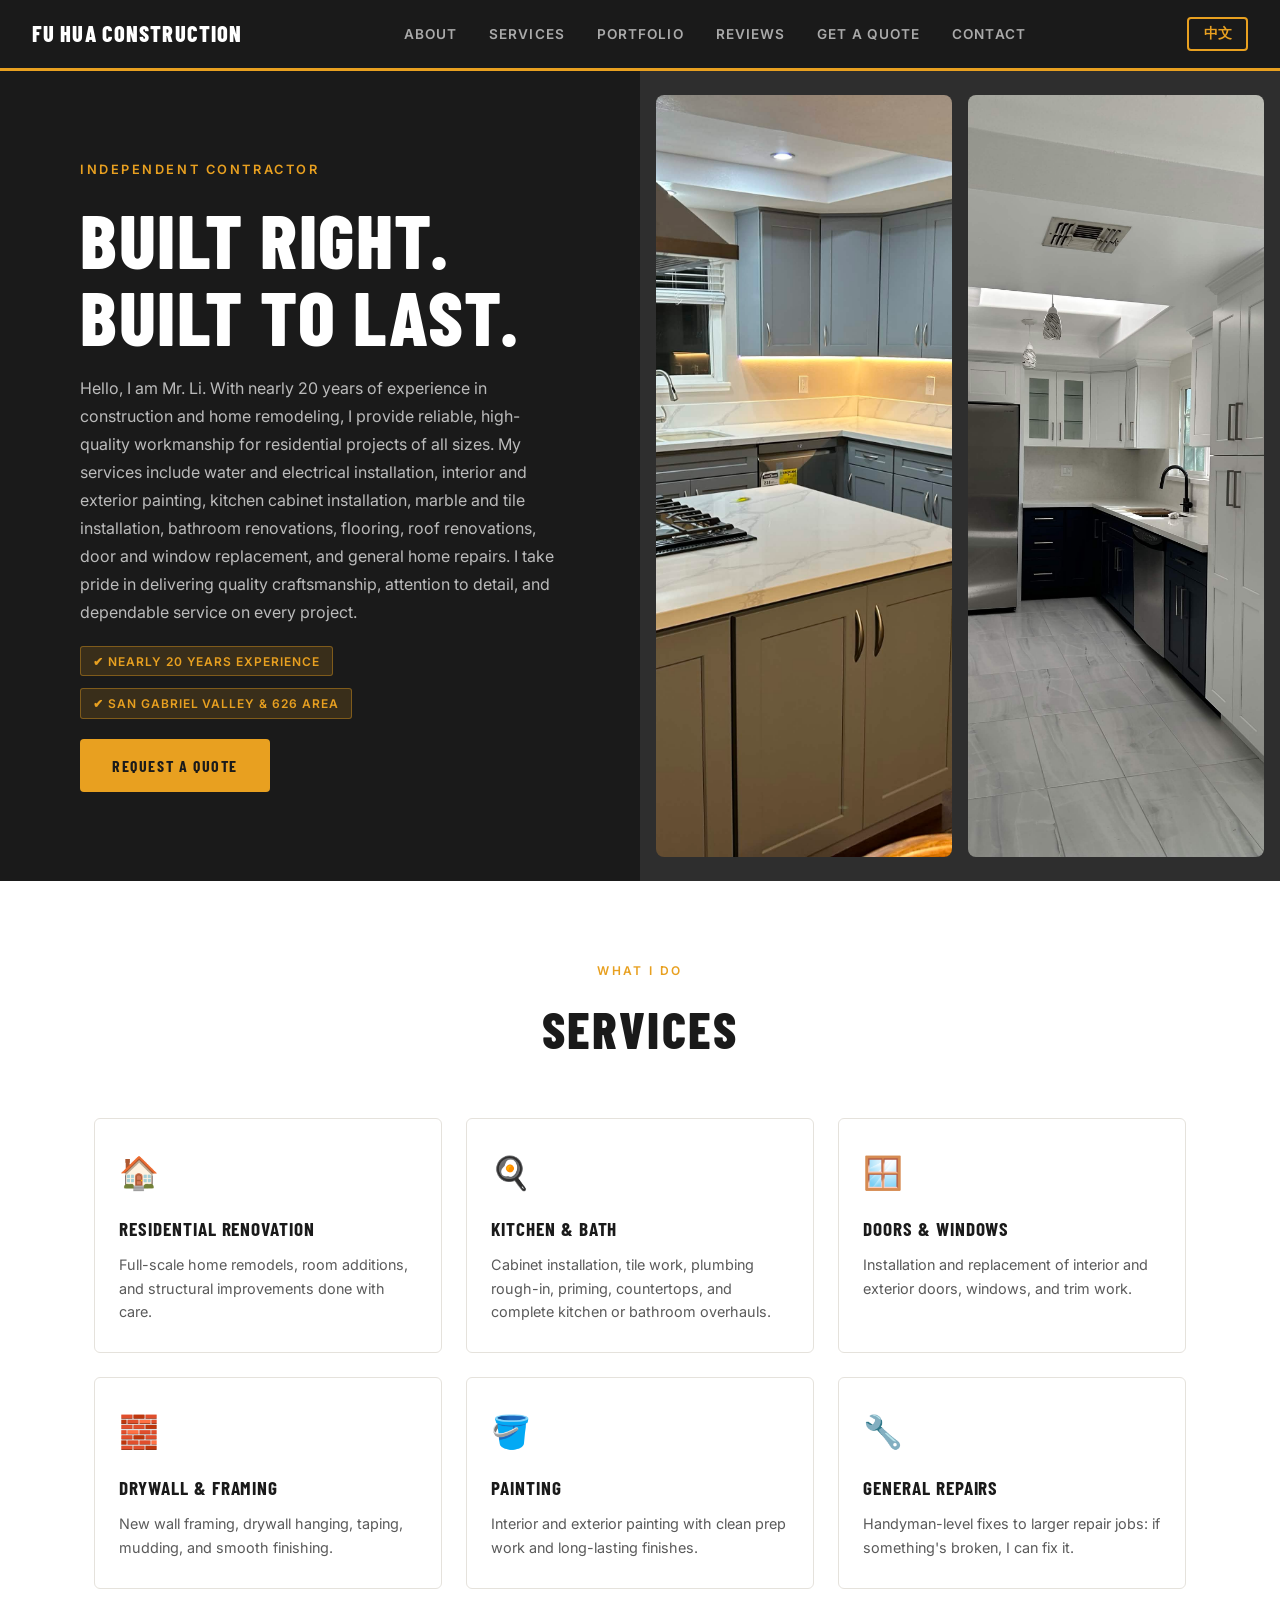
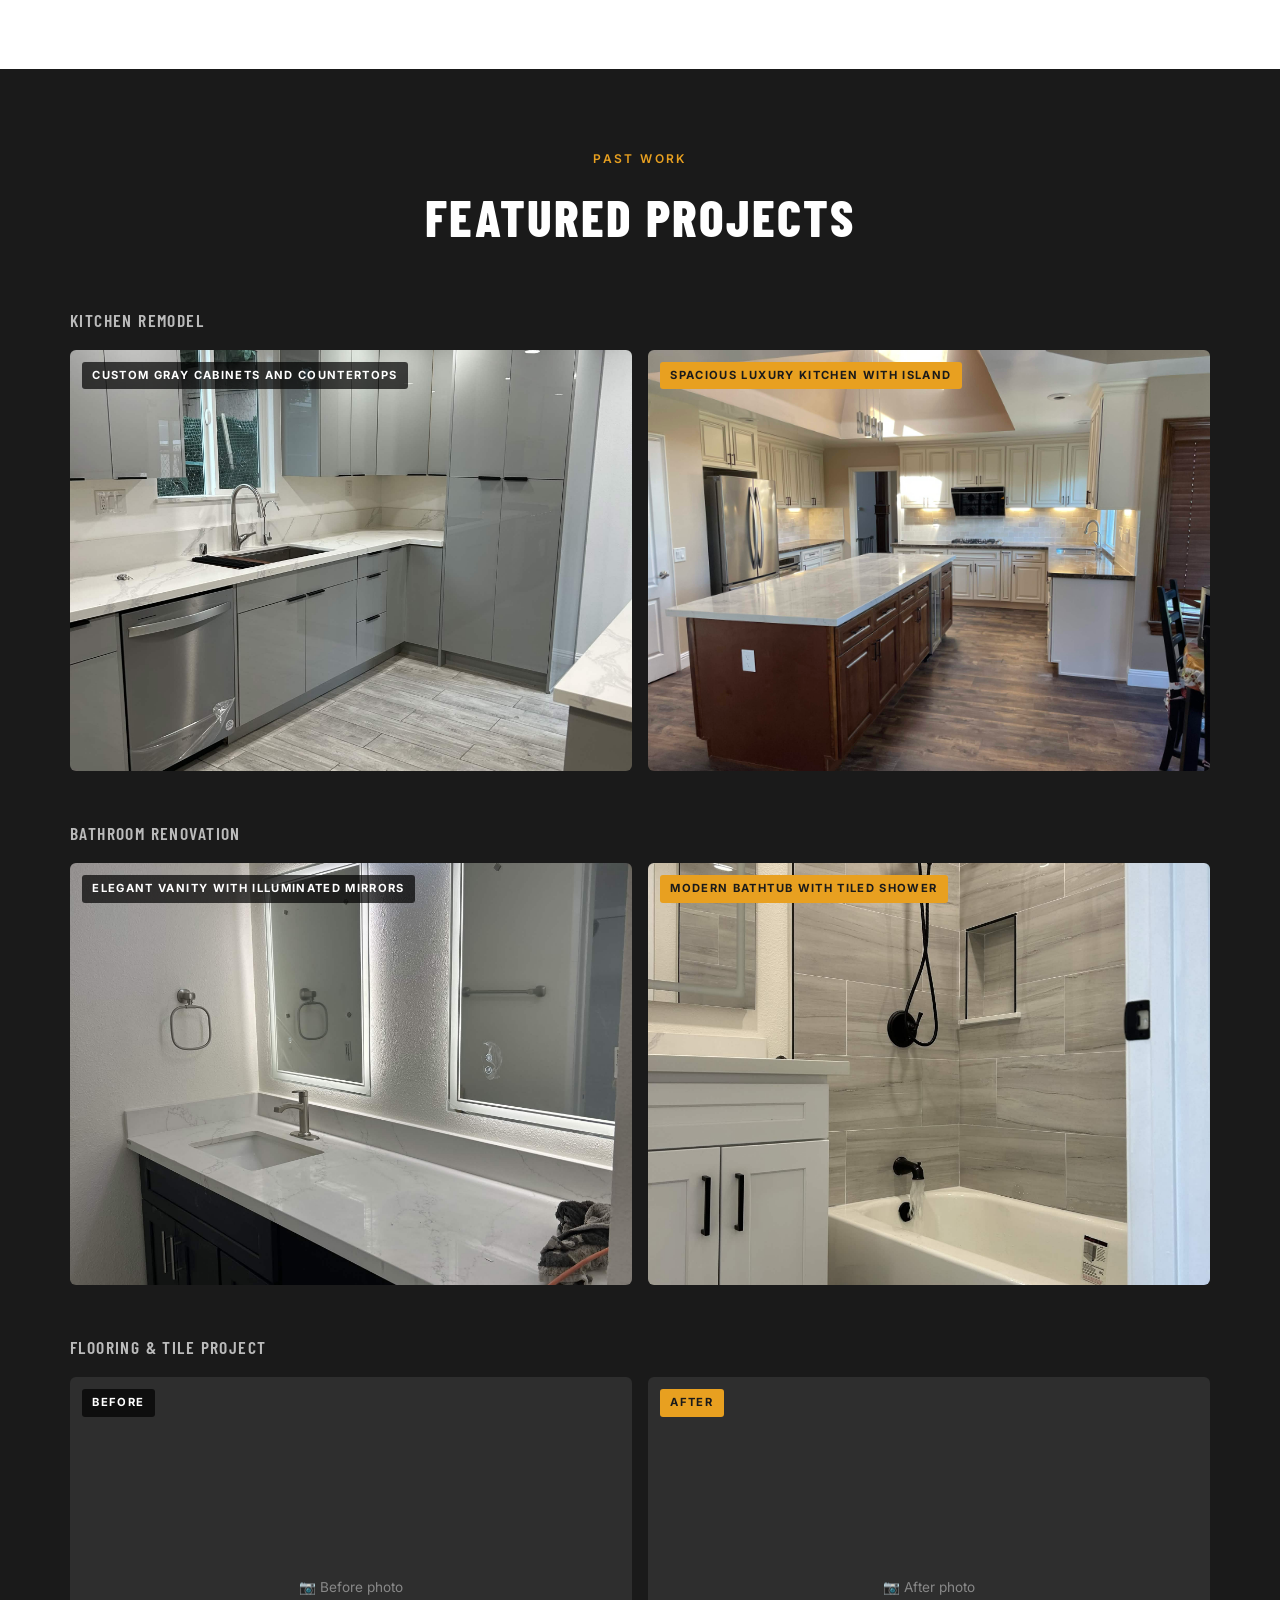
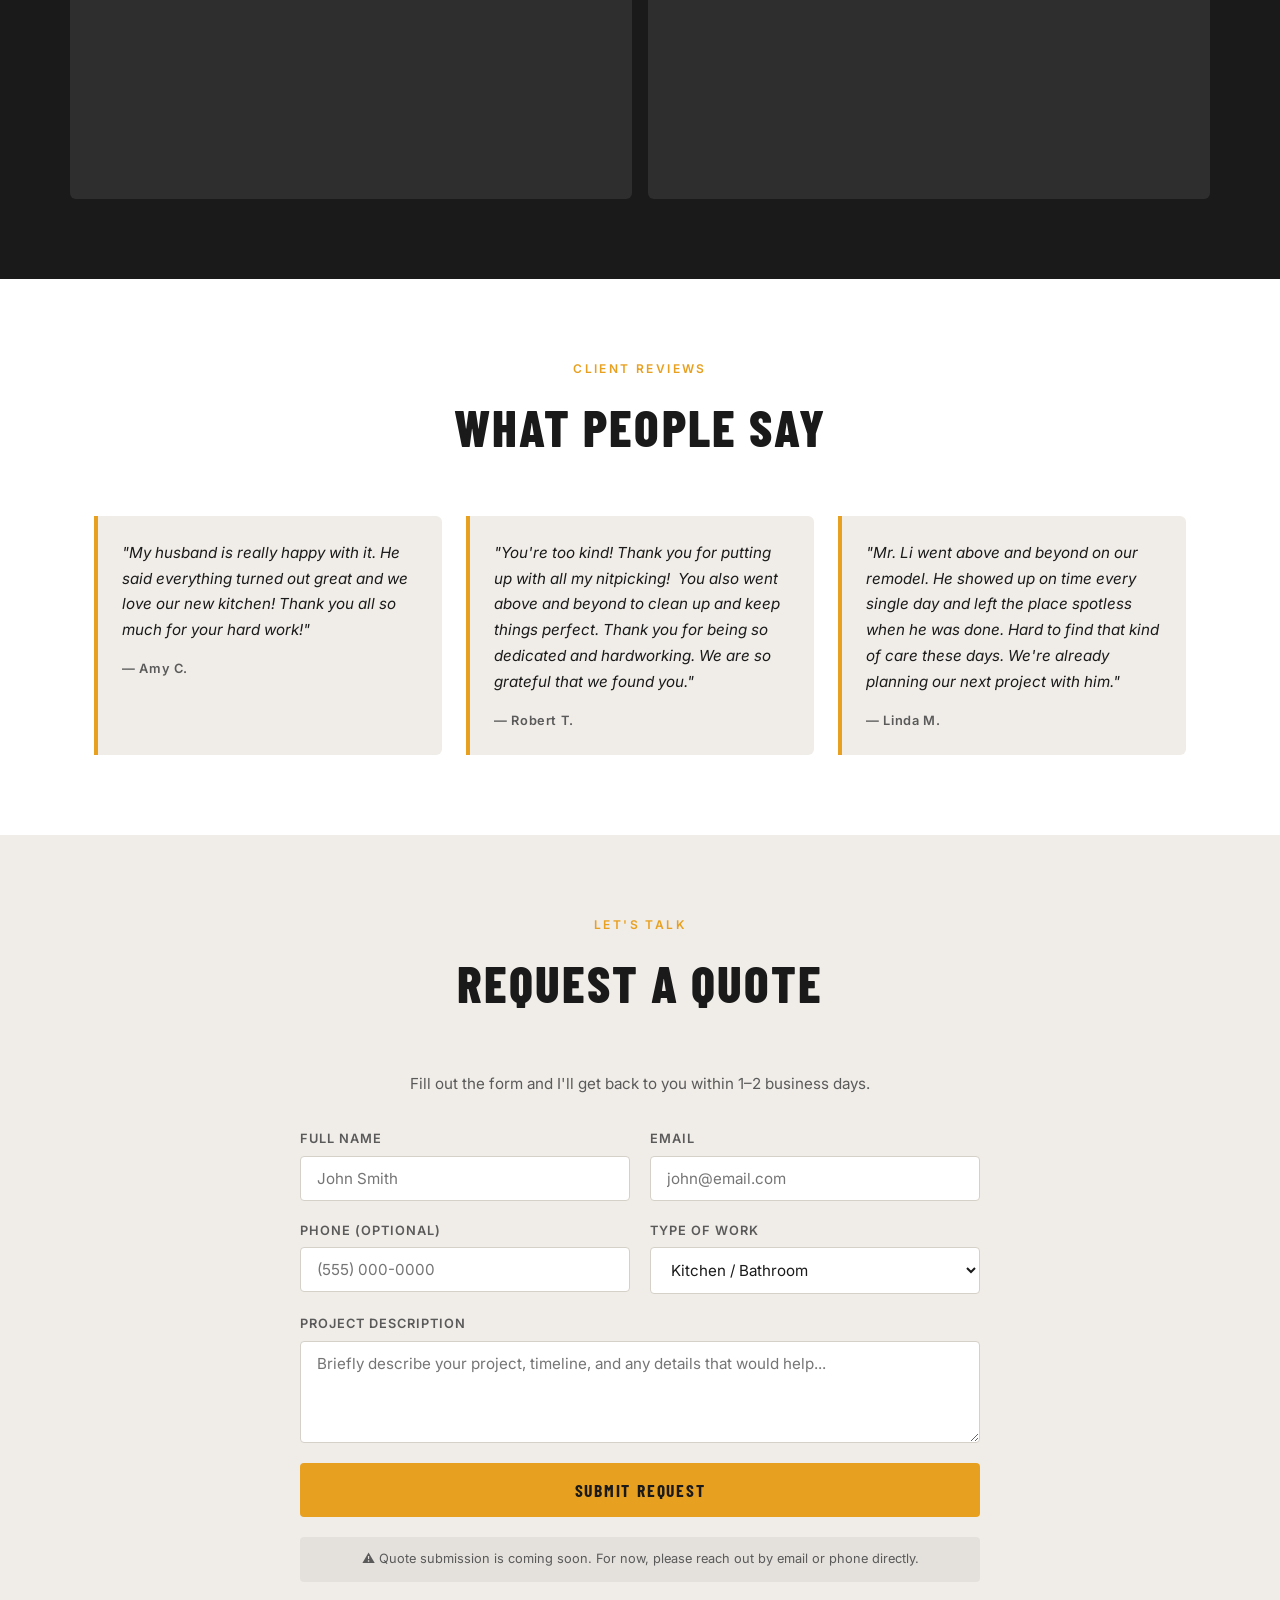
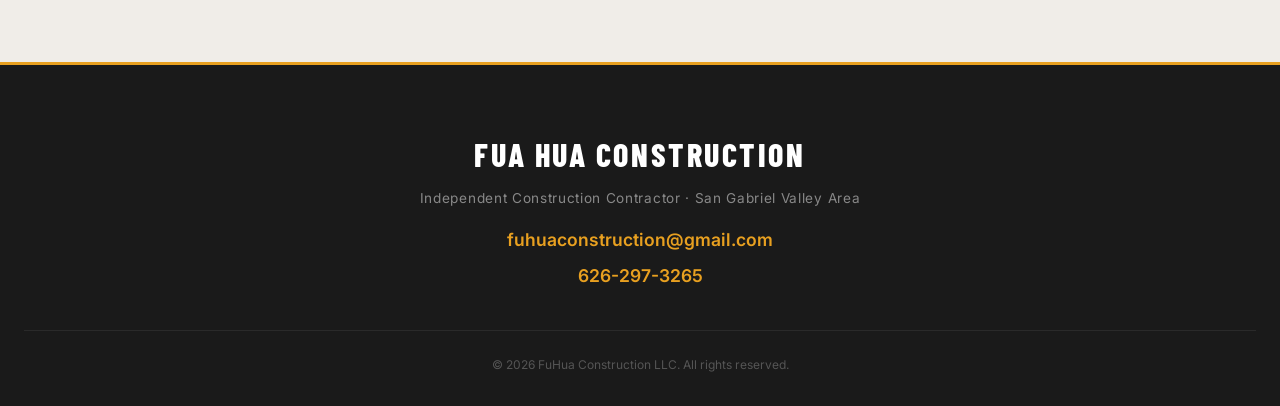
<file: index.html>
<!DOCTYPE html>
<html lang="en">
<head>
  <meta charset="UTF-8" />
  <meta name="viewport" content="width=device-width, initial-scale=1.0" />
  <title>Fu Hua Construction</title>
  <link rel="preconnect" href="https://fonts.googleapis.com" />
  <link href="https://fonts.googleapis.com/css2?family=Barlow+Condensed:wght@400;600;700;800&family=Inter:wght@400;500;600&display=swap" rel="stylesheet" />
  <link rel="stylesheet" href="style.css" />
</head>
<body>

  <!-- NAV -->
  <nav class="nav">
    <div class="nav-logo" data-key="nav_logo">Fu Hua Construction</div>
    <ul class="nav-links">
      <li><a href="#about" data-key="nav_about">About</a></li>
      <li><a href="#services" data-key="nav_services">Services</a></li>
      <li><a href="#portfolio" data-key="nav_portfolio">Portfolio</a></li>
      <li><a href="#testimonials" data-key="nav_testimonials">Reviews</a></li>
      <li><a href="#quote" data-key="nav_quote">Get a Quote</a></li>
      <li><a href="#contact" data-key="nav_contact">Contact</a></li>
    </ul>
    <button class="lang-toggle" id="langToggle" onclick="toggleLanguage()">中文</button>
  </nav>

  <!-- HERO / ABOUT -->
  <section class="hero" id="about">
    <div class="hero-content">
      <p class="hero-eyebrow" data-key="hero_eyebrow">Independent Contractor</p>
      <h1 class="hero-title" data-key="hero_title">Built Right.<br/>Built to Last.</h1>
      <p class="hero-bio" data-key="hero_bio">
        Hello, I am Mr. Li. With nearly 20 years of experience in construction and home remodeling, I provide reliable, high-quality workmanship for residential projects of all sizes. My services include water and electrical installation, interior and exterior painting, kitchen cabinet installation, marble and tile installation, bathroom renovations, flooring, roof renovations, door and window replacement, and general home repairs. I take pride in delivering quality craftsmanship, attention to detail, and dependable service on every project.
      </p>
      <div class="hero-badges">
        <span class="badge" data-key="badge_years">✔ Nearly 20 Years Experience</span>
        <span class="badge" data-key="badge_area">✔ San Gabriel Valley &amp; 626 Area</span>
      </div>
      <a href="#quote" class="btn-primary" data-key="hero_cta">Request a Quote</a>
    </div>
    <div class="hero-image-placeholder">
      <img src="kithcenwlighting.jpg" alt="Brand New Kitchen Remodel" />
      <img src="kitchenneutrallighting.jpg" alt="Home Kitchen Project" />
    </div>
  </section>

  <!-- SERVICES -->
  <section class="section" id="services">
    <p class="section-eyebrow" data-key="services_eyebrow">What I Do</p>
    <h2 class="section-title" data-key="services_title">Services</h2>
    <div class="services-grid">
      <div class="service-card">
        <div class="service-icon">🏠</div>
        <h3 data-key="service_1_title">Residential Renovation</h3>
        <p data-key="service_1_desc">Full-scale home remodels, room additions, and structural improvements done with care.</p>
      </div>
      <div class="service-card">
        <div class="service-icon">🍳</div>
        <h3 data-key="service_2_title">Kitchen & Bath</h3>
        <p data-key="service_2_desc">Cabinet installation, tile work, plumbing rough-in, priming, countertops, and complete kitchen or bathroom overhauls.</p>
      </div>
      <div class="service-card">
        <div class="service-icon">🪟</div>
        <h3 data-key="service_3_title">Doors & Windows</h3>
        <p data-key="service_3_desc">Installation and replacement of interior and exterior doors, windows, and trim work.</p>
      </div>
      <div class="service-card">
        <div class="service-icon">🧱</div>
        <h3 data-key="service_4_title">Drywall & Framing</h3>
        <p data-key="service_4_desc">New wall framing, drywall hanging, taping, mudding, and smooth finishing.</p>
      </div>
      <div class="service-card">
        <div class="service-icon">🪣</div>
        <h3 data-key="service_5_title">Painting</h3>
        <p data-key="service_5_desc">Interior and exterior painting with clean prep work and long-lasting finishes.</p>
      </div>
      <div class="service-card">
        <div class="service-icon">🔧</div>
        <h3 data-key="service_6_title">General Repairs</h3>
        <p data-key="service_6_desc">Handyman-level fixes to larger repair jobs: if something's broken, I can fix it.</p>
      </div>
    </div>
  </section>

  <!-- PORTFOLIO -->
  <section class="section section-dark" id="portfolio">
    <p class="section-eyebrow" data-key="portfolio_eyebrow">Past Work</p>
    <h2 class="section-title" data-key="portfolio_title">Featured Projects</h2>
    <div class="portfolio-grid">

      <!-- Project 1 -->
      <div class="project-card">
        <h3 class="project-label" data-key="project_1_title">Kitchen Remodel</h3>
        <div class="before-after">
          <div class="ba-img">
            <span class="ba-tag" data-key="before_label">Custom gray cabinets and countertops</span>
            <img src="kitchenremodel1.jpg" alt="Kitchen before">
            <div class="img-placeholder-box">📷 Before photo</div>
          </div>
          <div class="ba-img">
            <span class="ba-tag after-tag" data-key="after_label">Spacious luxury kitchen with island</span>
            <img src="kitchenremodel2.jpg" alt="Kitchen remodel">
            <div class="img-placeholder-box">📷 After photo</div>
          </div>
        </div>
      </div>

<!-- Project 2 -->
<div class="project-card">
  <h3 class="project-label" data-key="project_2_title">Bathroom Renovation</h3>

  <div class="before-after">
    <div class="ba-img">
      <span class="ba-tag" data-key="before_label">Elegant vanity with illuminated mirrors</span>
      <img src="restroomsink.jpg" alt="Bathroom before renovation">
    </div>

    <div class="ba-img">
      <span class="ba-tag after-tag" data-key="after_label">Modern bathtub with tiled shower</span>
      <img src="bathtubandrestroom.jpg" alt="Bathroom after renovation">
    </div>
  </div>
</div>

      <!-- Project 3 -->
      <div class="project-card">
        <h3 class="project-label" data-key="project_3_title">Flooring &amp; Tile Project</h3>
        <div class="before-after">
          <div class="ba-img">
            <span class="ba-tag" data-key="before_label">Before</span>
            <div class="img-placeholder-box">📷 Before photo</div>
          </div>
          <div class="ba-img">
            <span class="ba-tag after-tag" data-key="after_label">After</span>
            <div class="img-placeholder-box">📷 After photo</div>
          </div>
        </div>
      </div>

    </div>
  </section>

  <!-- TESTIMONIALS -->
  <section class="section" id="testimonials">
    <p class="section-eyebrow" data-key="testimonials_eyebrow">Client Reviews</p>
    <h2 class="section-title" data-key="testimonials_title">What People Say</h2>
    <div class="testimonials-grid">
      <div class="testimonial-card">
        <p class="testimonial-quote" data-key="t1_quote">"My husband is really happy with it. He said everything turned out great and we love our new kitchen! Thank you all so much for your hard work!"</p>
        <p class="testimonial-author">— Amy C.</p>
      </div>
      <div class="testimonial-card">
        <p class="testimonial-quote" data-key="t2_quote">"You're too kind! Thank you for putting up with all my nitpicking!  You also went above and beyond to clean up and keep things perfect. Thank you for being so dedicated and hardworking. We are so grateful that we found you."</p>
        <p class="testimonial-author">— Robert T.</p>
      </div>
      <div class="testimonial-card">
        <p class="testimonial-quote" data-key="t3_quote">"Mr. Li went above and beyond on our remodel. He showed up on time every single day and left the place spotless when he was done. Hard to find that kind of care these days. We're already planning our next project with him."</p>
        <p class="testimonial-author">— Linda M.</p>
      </div>
    </div>
  </section>

  <!-- QUOTE FORM (placeholder — backend coming soon) -->
  <section class="section section-accent" id="quote">
    <p class="section-eyebrow" data-key="quote_eyebrow">Let's Talk</p>
    <h2 class="section-title" data-key="quote_title">Request a Quote</h2>
    <p class="quote-note" data-key="quote_note">Fill out the form and I'll get back to you within 1–2 business days.</p>
    <form class="quote-form" onsubmit="handleQuoteSubmit(event)">
      <div class="form-row">
        <div class="form-group">
          <label data-key="form_name">Full Name</label>
          <input type="text" name="name" placeholder="John Smith" required />
        </div>
        <div class="form-group">
          <label data-key="form_email">Email</label>
          <input type="email" name="email" placeholder="john@email.com" required />
        </div>
      </div>
      <div class="form-row">
        <div class="form-group">
          <label data-key="form_phone">Phone (optional)</label>
          <input type="tel" name="phone" placeholder="(555) 000-0000" />
        </div>
        <div class="form-group">
          <label data-key="form_service">Type of Work</label>
          <select name="service">
            <option data-key="form_service_opt1">Kitchen / Bathroom</option>
            <option data-key="form_service_opt2">Renovation / Addition</option>
            <option data-key="form_service_opt3">Drywall / Framing</option>
            <option data-key="form_service_opt4">Painting</option>
            <option data-key="form_service_opt5">Other / Not Sure</option>
          </select>
        </div>
      </div>
      <div class="form-group">
        <label data-key="form_desc">Project Description</label>
        <textarea name="description" rows="4" placeholder="Briefly describe your project, timeline, and any details that would help..."></textarea>
      </div>
      <button type="submit" class="btn-primary" data-key="form_submit">Submit Request</button>
      <p class="form-disclaimer" data-key="form_disclaimer">⚠️ Quote submission is coming soon. For now, please reach out by email or phone directly.</p>
    </form>
  </section>

  <!-- CONTACT -->
  <footer class="footer" id="contact">
    <div class="footer-content">
      <div class="footer-name" data-key="footer_name">Fua Hua Construction</div>
      <p class="footer-tagline" data-key="footer_tagline">Independent Construction Contractor · San Gabriel Valley Area</p>
      <a class="footer-email" href="mailto:fuhuaconstruction@gmail.com">fuhuaconstruction@gmail.com</a>
      <a class="footer-phone" href="tel:6262973265">626-297-3265</a>
    </div>
    <p class="footer-copy">© 2026 FuHua Construction LLC. All rights reserved.</p>
  </footer>

  <script src="script.js"></script>
</body>
</html>
</file>
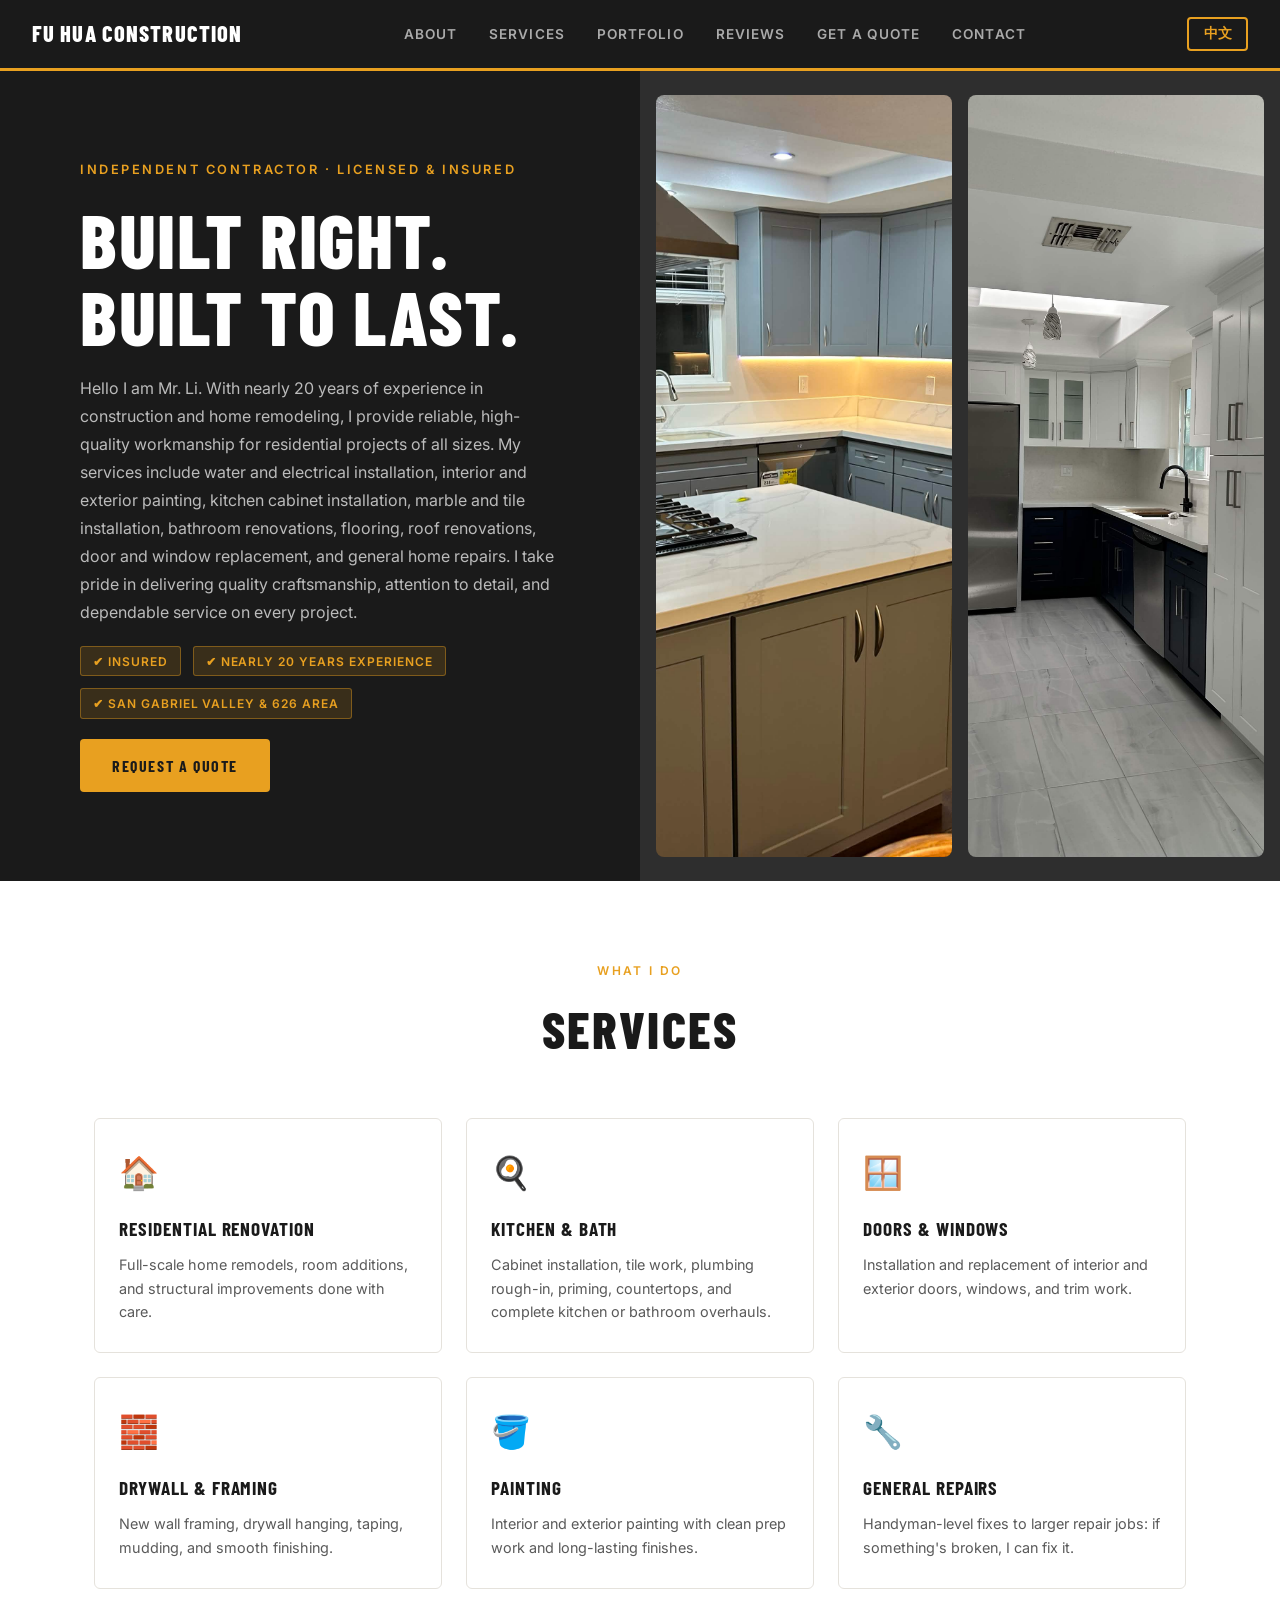
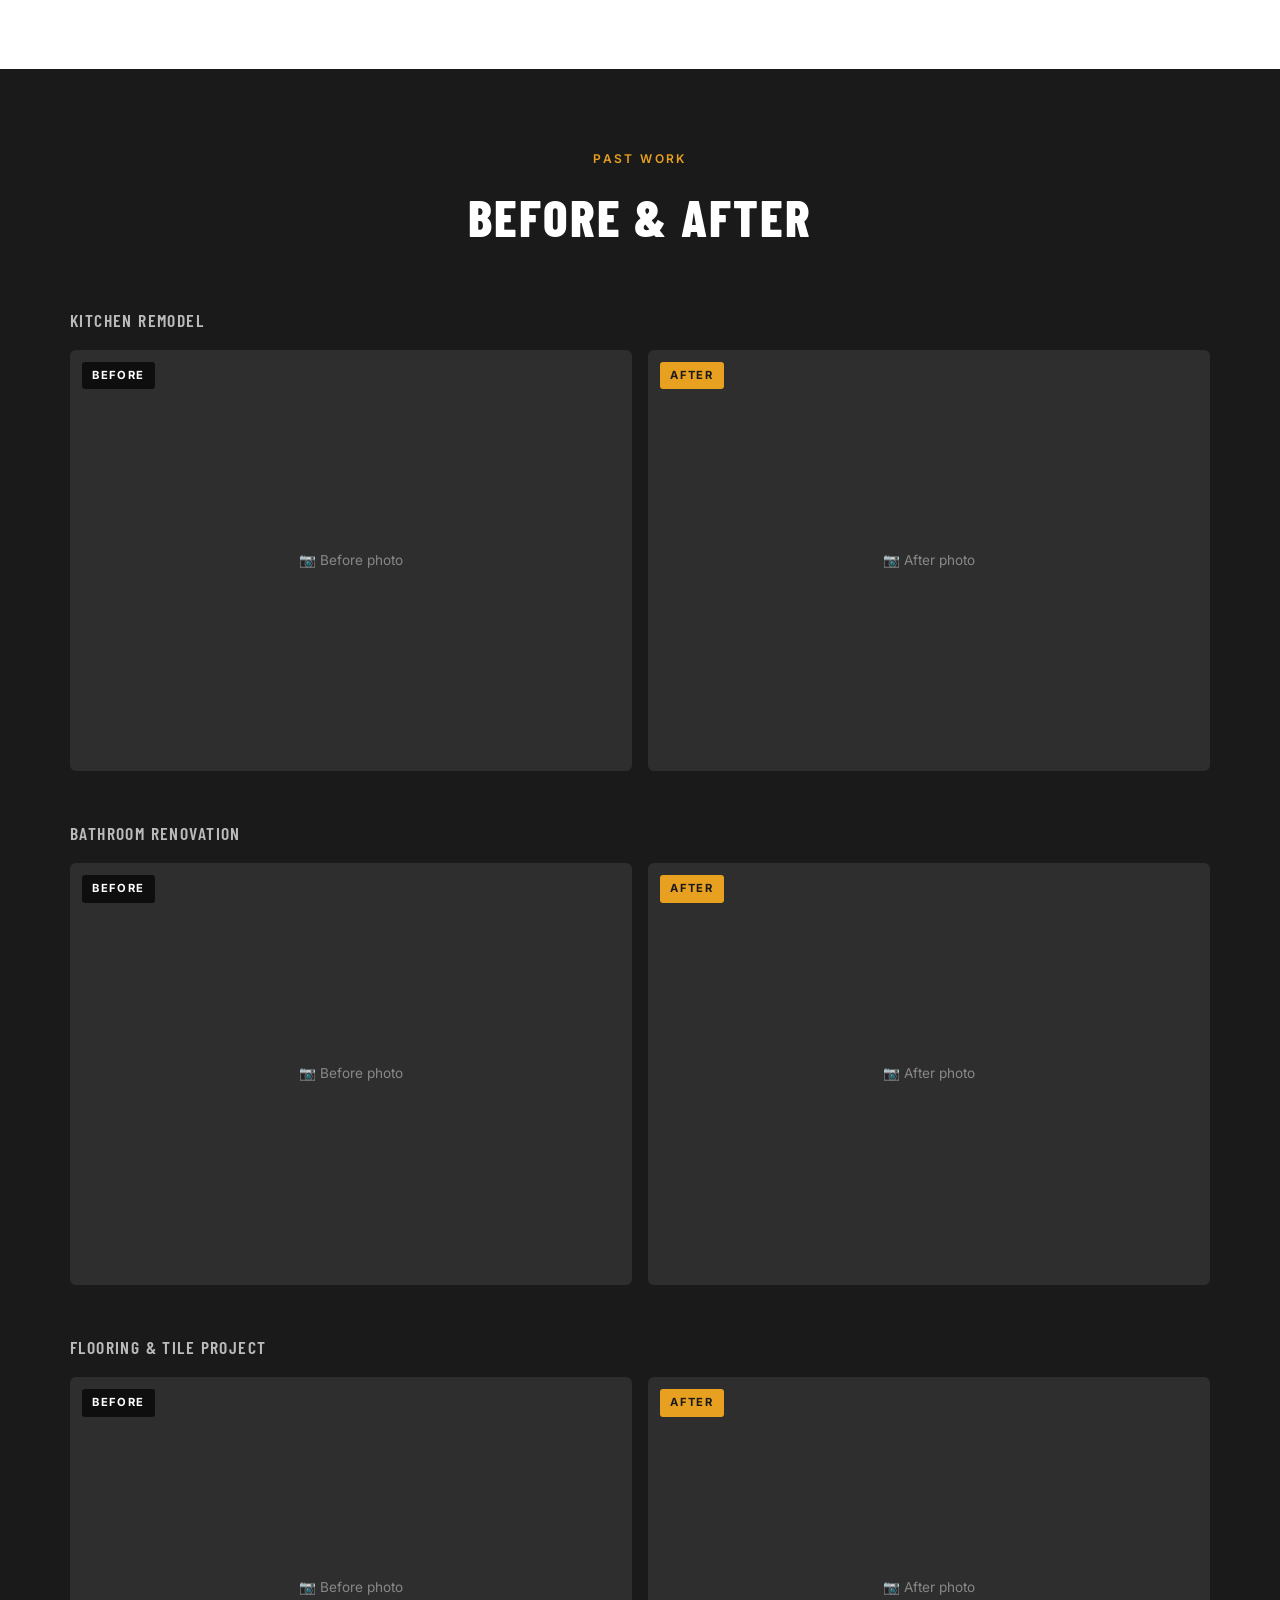
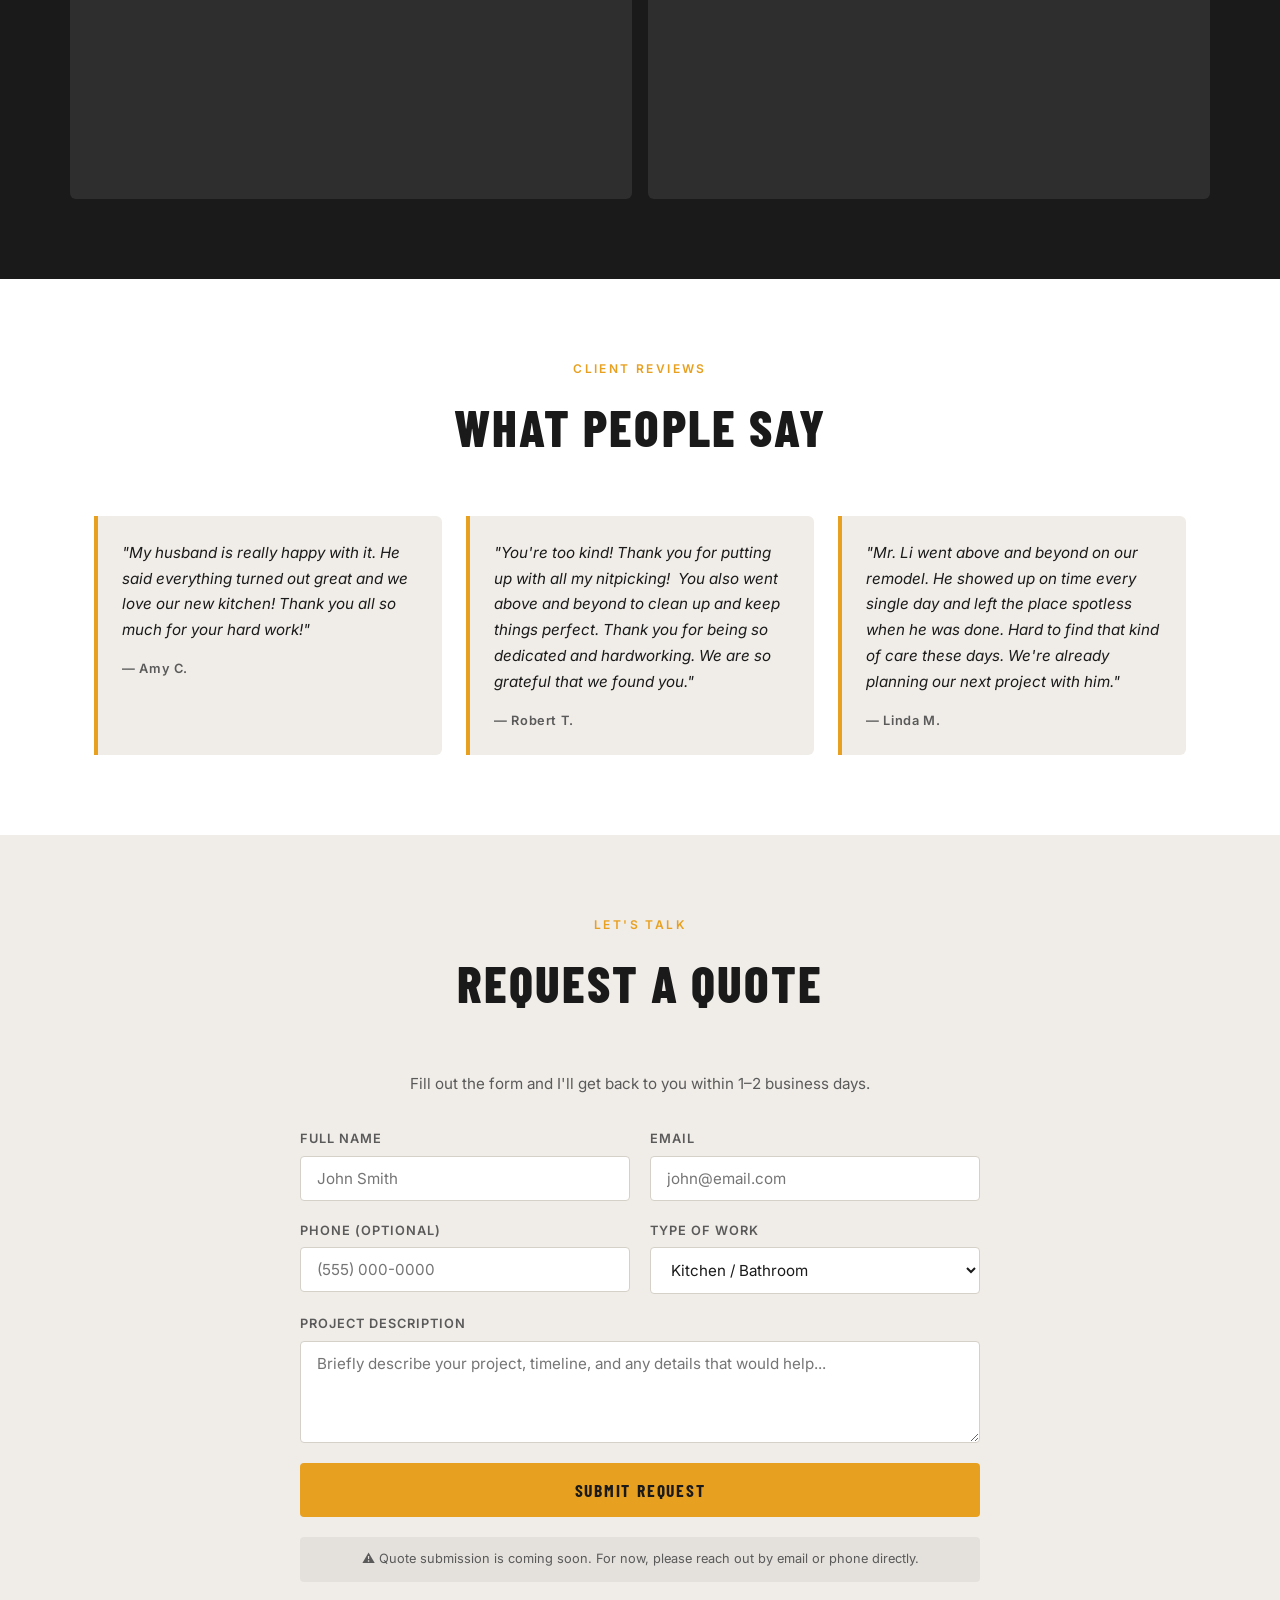
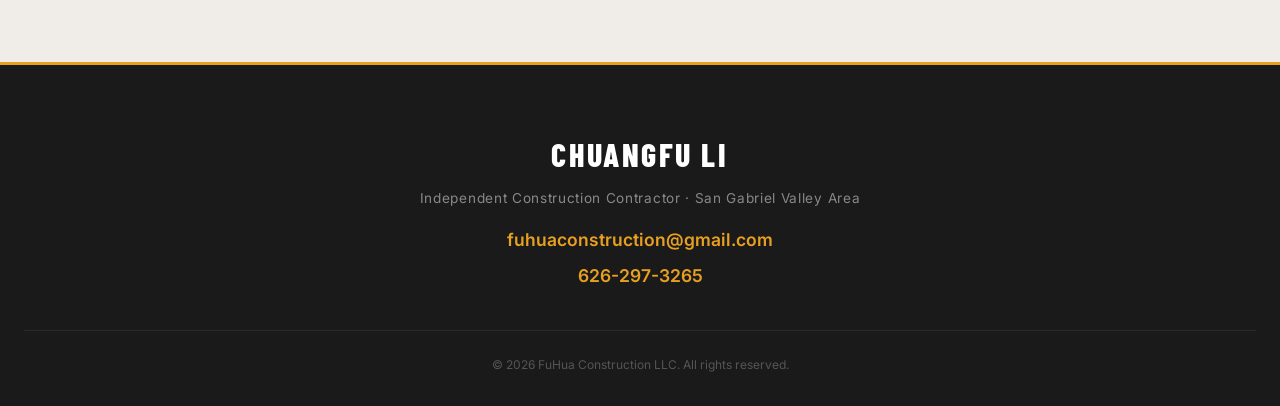
<file: dad_website/Index.html>
<!DOCTYPE html>
<html lang="en">
<head>
  <meta charset="UTF-8" />
  <meta name="viewport" content="width=device-width, initial-scale=1.0" />
  <title>Fu Hua Construction</title>
  <link rel="preconnect" href="https://fonts.googleapis.com" />
  <link href="https://fonts.googleapis.com/css2?family=Barlow+Condensed:wght@400;600;700;800&family=Inter:wght@400;500;600&display=swap" rel="stylesheet" />
  <link rel="stylesheet" href="style.css" />
</head>
<body>

  <!-- NAV -->
  <nav class="nav">
    <div class="nav-logo" data-key="nav_logo">Fu Hua Construction</div>
    <ul class="nav-links">
      <li><a href="#about" data-key="nav_about">About</a></li>
      <li><a href="#services" data-key="nav_services">Services</a></li>
      <li><a href="#portfolio" data-key="nav_portfolio">Portfolio</a></li>
      <li><a href="#testimonials" data-key="nav_testimonials">Reviews</a></li>
      <li><a href="#quote" data-key="nav_quote">Get a Quote</a></li>
      <li><a href="#contact" data-key="nav_contact">Contact</a></li>
    </ul>
    <button class="lang-toggle" id="langToggle" onclick="toggleLanguage()">中文</button>
  </nav>

  <!-- HERO / ABOUT -->
  <section class="hero" id="about">
    <div class="hero-content">
      <p class="hero-eyebrow" data-key="hero_eyebrow">Independent Contractor · Licensed & Insured</p>
      <h1 class="hero-title" data-key="hero_title">Built Right.<br/>Built to Last.</h1>
      <p class="hero-bio" data-key="hero_bio">
        Hello I am Mr. Li. With nearly 20 years of experience in construction and home remodeling, I provide reliable, high-quality workmanship for residential projects of all sizes. My services include water and electrical installation, interior and exterior painting, kitchen cabinet installation, marble and tile installation, bathroom renovations, flooring, roof renovations, door and window replacement, and general home repairs. I take pride in delivering quality craftsmanship, attention to detail, and dependable service on every project.
      </p>
      <div class="hero-badges">
        <span class="badge" data-key="badge_insured">✔ Insured</span>
        <span class="badge" data-key="badge_years">✔ Nearly 20 Years Experience</span>
        <span class="badge" data-key="badge_area">✔ San Gabriel Valley &amp; 626 Area</span>
      </div>
      <a href="#quote" class="btn-primary" data-key="hero_cta">Request a Quote</a>
    </div>
    <div class="hero-image-placeholder">
      <img src="kithcenwlighting.jpg" alt="Brand New Kitchen Remodel" />
      <img src="kitchenneutrallighting.jpg" alt="Home Kitchen Project" />
    </div>
  </section>

  <!-- SERVICES -->
  <section class="section" id="services">
    <p class="section-eyebrow" data-key="services_eyebrow">What I Do</p>
    <h2 class="section-title" data-key="services_title">Services</h2>
    <div class="services-grid">
      <div class="service-card">
        <div class="service-icon">🏠</div>
        <h3 data-key="service_1_title">Residential Renovation</h3>
        <p data-key="service_1_desc">Full-scale home remodels, room additions, and structural improvements done with care.</p>
      </div>
      <div class="service-card">
        <div class="service-icon">🍳</div>
        <h3 data-key="service_2_title">Kitchen & Bath</h3>
        <p data-key="service_2_desc">Cabinet installation, tile work, plumbing rough-in, priming, countertops, and complete kitchen or bathroom overhauls.</p>
      </div>
      <div class="service-card">
        <div class="service-icon">🪟</div>
        <h3 data-key="service_3_title">Doors & Windows</h3>
        <p data-key="service_3_desc">Installation and replacement of interior and exterior doors, windows, and trim work.</p>
      </div>
      <div class="service-card">
        <div class="service-icon">🧱</div>
        <h3 data-key="service_4_title">Drywall & Framing</h3>
        <p data-key="service_4_desc">New wall framing, drywall hanging, taping, mudding, and smooth finishing.</p>
      </div>
      <div class="service-card">
        <div class="service-icon">🪣</div>
        <h3 data-key="service_5_title">Painting</h3>
        <p data-key="service_5_desc">Interior and exterior painting with clean prep work and long-lasting finishes.</p>
      </div>
      <div class="service-card">
        <div class="service-icon">🔧</div>
        <h3 data-key="service_6_title">General Repairs</h3>
        <p data-key="service_6_desc">Handyman-level fixes to larger repair jobs: if something's broken, I can fix it.</p>
      </div>
    </div>
  </section>

  <!-- PORTFOLIO -->
  <section class="section section-dark" id="portfolio">
    <p class="section-eyebrow" data-key="portfolio_eyebrow">Past Work</p>
    <h2 class="section-title" data-key="portfolio_title">Before & After</h2>
    <div class="portfolio-grid">

      <!-- Project 1 -->
      <div class="project-card">
        <h3 class="project-label" data-key="project_1_title">Kitchen Remodel</h3>
        <div class="before-after">
          <div class="ba-img">
            <span class="ba-tag" data-key="before_label">Before</span>
            <!-- Replace with: <img src="images/kitchen-before.jpg" alt="Kitchen before" /> -->
            <div class="img-placeholder-box">📷 Before photo</div>
          </div>
          <div class="ba-img">
            <span class="ba-tag after-tag" data-key="after_label">After</span>
            <!-- Replace with: <img src="images/kitchen-after.jpg" alt="Kitchen after" /> -->
            <div class="img-placeholder-box">📷 After photo</div>
          </div>
        </div>
      </div>

      <!-- Project 2 -->
      <div class="project-card">
        <h3 class="project-label" data-key="project_2_title">Bathroom Renovation</h3>
        <div class="before-after">
          <div class="ba-img">
            <span class="ba-tag" data-key="before_label">Before</span>
            <div class="img-placeholder-box">📷 Before photo</div>
          </div>
          <div class="ba-img">
            <span class="ba-tag after-tag" data-key="after_label">After</span>
            <div class="img-placeholder-box">📷 After photo</div>
          </div>
        </div>
      </div>

      <!-- Project 3 -->
      <div class="project-card">
        <h3 class="project-label" data-key="project_3_title">Flooring &amp; Tile Project</h3>
        <div class="before-after">
          <div class="ba-img">
            <span class="ba-tag" data-key="before_label">Before</span>
            <div class="img-placeholder-box">📷 Before photo</div>
          </div>
          <div class="ba-img">
            <span class="ba-tag after-tag" data-key="after_label">After</span>
            <div class="img-placeholder-box">📷 After photo</div>
          </div>
        </div>
      </div>

    </div>
  </section>

  <!-- TESTIMONIALS -->
  <section class="section" id="testimonials">
    <p class="section-eyebrow" data-key="testimonials_eyebrow">Client Reviews</p>
    <h2 class="section-title" data-key="testimonials_title">What People Say</h2>
    <div class="testimonials-grid">
      <div class="testimonial-card">
        <p class="testimonial-quote" data-key="t1_quote">"My husband is really happy with it. He said everything turned out great and we love our new kitchen! Thank you all so much for your hard work!"</p>
        <p class="testimonial-author">— Amy C.</p>
      </div>
      <div class="testimonial-card">
        <p class="testimonial-quote" data-key="t2_quote">"You're too kind! Thank you for putting up with all my nitpicking!  You also went above and beyond to clean up and keep things perfect. Thank you for being so dedicated and hardworking. We are so grateful that we found you."</p>
        <p class="testimonial-author">— Robert T.</p>
      </div>
      <div class="testimonial-card">
        <p class="testimonial-quote" data-key="t3_quote">"Mr. Li went above and beyond on our remodel. He showed up on time every single day and left the place spotless when he was done. Hard to find that kind of care these days. We're already planning our next project with him."</p>
        <p class="testimonial-author">— Linda M.</p>
      </div>
    </div>
  </section>

  <!-- QUOTE FORM (placeholder — backend coming soon) -->
  <section class="section section-accent" id="quote">
    <p class="section-eyebrow" data-key="quote_eyebrow">Let's Talk</p>
    <h2 class="section-title" data-key="quote_title">Request a Quote</h2>
    <p class="quote-note" data-key="quote_note">Fill out the form and I'll get back to you within 1–2 business days.</p>
    <form class="quote-form" onsubmit="handleQuoteSubmit(event)">
      <div class="form-row">
        <div class="form-group">
          <label data-key="form_name">Full Name</label>
          <input type="text" name="name" placeholder="John Smith" required />
        </div>
        <div class="form-group">
          <label data-key="form_email">Email</label>
          <input type="email" name="email" placeholder="john@email.com" required />
        </div>
      </div>
      <div class="form-row">
        <div class="form-group">
          <label data-key="form_phone">Phone (optional)</label>
          <input type="tel" name="phone" placeholder="(555) 000-0000" />
        </div>
        <div class="form-group">
          <label data-key="form_service">Type of Work</label>
          <select name="service">
            <option data-key="form_service_opt1">Kitchen / Bathroom</option>
            <option data-key="form_service_opt2">Renovation / Addition</option>
            <option data-key="form_service_opt3">Drywall / Framing</option>
            <option data-key="form_service_opt4">Painting</option>
            <option data-key="form_service_opt5">Other / Not Sure</option>
          </select>
        </div>
      </div>
      <div class="form-group">
        <label data-key="form_desc">Project Description</label>
        <textarea name="description" rows="4" placeholder="Briefly describe your project, timeline, and any details that would help..."></textarea>
      </div>
      <button type="submit" class="btn-primary" data-key="form_submit">Submit Request</button>
      <p class="form-disclaimer" data-key="form_disclaimer">⚠️ Quote submission is coming soon. For now, please reach out by email or phone directly.</p>
    </form>
  </section>

  <!-- CONTACT -->
  <footer class="footer" id="contact">
    <div class="footer-content">
      <div class="footer-name" data-key="footer_name">ChuangFu Li</div>
      <p class="footer-tagline" data-key="footer_tagline">Independent Construction Contractor · San Gabriel Valley Area</p>
      <a class="footer-email" href="mailto:fuhuaconstruction@gmail.com">fuhuaconstruction@gmail.com</a>
      <a class="footer-phone" href="tel:6262973265">626-297-3265</a>
    </div>
    <p class="footer-copy">© 2026 FuHua Construction LLC. All rights reserved.</p>
  </footer>

  <script src="script.js"></script>
</body>
</html>
</file>
<file: style.css>
/* ============================================
   TOKENS
   ============================================ */
:root {
  --coal:    #1A1A1A;
  --steel:   #2E2E2E;
  --concrete:#5A5A5A;
  --dust:    #F0EDE8;
  --white:   #FFFFFF;
  --amber:   #E8A020;
  --amber-dark: #C4841A;

  --font-display: 'Barlow Condensed', sans-serif;
  --font-body:    'Inter', sans-serif;

  --max-w: 1140px;
  --section-pad: 5rem 1.5rem;
}

/* ============================================
   RESET & BASE
   ============================================ */
*, *::before, *::after { box-sizing: border-box; margin: 0; padding: 0; }

html { scroll-behavior: smooth; }

body {
  font-family: var(--font-body);
  background: var(--white);
  color: var(--coal);
  line-height: 1.6;
}

img { display: block; width: 100%; height: 100%; object-fit: cover; }

a { text-decoration: none; color: inherit; }

/* ============================================
   NAV
   ============================================ */
.nav {
  position: sticky;
  top: 0;
  z-index: 100;
  display: flex;
  align-items: center;
  justify-content: space-between;
  padding: 1rem 2rem;
  background: var(--coal);
  border-bottom: 3px solid var(--amber);
}

.nav-logo {
  font-family: var(--font-display);
  font-size: 1.4rem;
  font-weight: 800;
  color: var(--white);
  letter-spacing: 0.05em;
  text-transform: uppercase;
}

.nav-links {
  display: flex;
  gap: 2rem;
  list-style: none;
}

.nav-links a {
  font-size: 0.85rem;
  font-weight: 600;
  color: #aaa;
  letter-spacing: 0.08em;
  text-transform: uppercase;
  transition: color 0.2s;
}

.nav-links a:hover { color: var(--amber); }

.lang-toggle {
  background: transparent;
  border: 2px solid var(--amber);
  color: var(--amber);
  font-family: var(--font-body);
  font-size: 0.85rem;
  font-weight: 600;
  padding: 0.35rem 0.9rem;
  border-radius: 4px;
  cursor: pointer;
  transition: background 0.2s, color 0.2s;
}

.lang-toggle:hover {
  background: var(--amber);
  color: var(--coal);
}

/* ============================================
   HERO
   ============================================ */
.hero {
  display: grid;
  grid-template-columns: 1fr 1fr;
  min-height: 90vh;
  background: var(--coal);
  color: var(--white);
}

.hero-content {
  display: flex;
  flex-direction: column;
  justify-content: center;
  padding: 5rem 3rem 5rem 5rem;
  gap: 1.25rem;
}

.hero-eyebrow {
  font-size: 0.8rem;
  font-weight: 600;
  letter-spacing: 0.2em;
  text-transform: uppercase;
  color: var(--amber);
}

.hero-title {
  font-family: var(--font-display);
  font-size: clamp(3.5rem, 6vw, 6rem);
  font-weight: 800;
  line-height: 1;
  text-transform: uppercase;
  letter-spacing: 0.02em;
}

.hero-title span { color: var(--amber); }

.hero-bio {
  font-size: 1rem;
  color: #bbb;
  max-width: 480px;
  line-height: 1.75;
}

.hero-badges {
  display: flex;
  gap: 0.75rem;
  flex-wrap: wrap;
}

.badge {
  font-size: 0.75rem;
  font-weight: 600;
  letter-spacing: 0.08em;
  padding: 0.3rem 0.75rem;
  background: rgba(232, 160, 32, 0.15);
  border: 1px solid rgba(232, 160, 32, 0.4);
  color: var(--amber);
  border-radius: 3px;
  text-transform: uppercase;
}

.btn-primary {
  display: inline-block;
  width: fit-content;
  padding: 0.85rem 2rem;
  background: var(--amber);
  color: var(--coal);
  font-family: var(--font-display);
  font-size: 1rem;
  font-weight: 700;
  letter-spacing: 0.1em;
  text-transform: uppercase;
  border: none;
  border-radius: 4px;
  cursor: pointer;
  transition: background 0.2s, transform 0.15s;
}

.btn-primary:hover {
  background: var(--amber-dark);
  transform: translateY(-2px);
}

.hero-image-placeholder {
  background: var(--steel);
  display: flex;
  align-items: stretch;
  justify-content: center;
  gap: 1rem;
  min-height: 400px;
  padding: 1.5rem;
}

.hero-image-placeholder img {
  width: 50%;
  aspect-ratio: 4 / 3;
  border-radius: 8px;
  align-self: center;
}

/* ============================================
   SHARED SECTION STYLES
   ============================================ */
.section {
  padding: var(--section-pad);
  max-width: var(--max-w);
  margin: 0 auto;
}

.section-dark {
  background: var(--coal);
  color: var(--white);
  max-width: 100%;
  padding: 5rem 1.5rem;
}

.section-dark .section-title { color: var(--white); }

.section-accent {
  background: var(--dust);
  max-width: 100%;
  padding: 5rem 1.5rem;
}

.section-eyebrow {
  font-size: 0.75rem;
  font-weight: 600;
  letter-spacing: 0.2em;
  text-transform: uppercase;
  color: var(--amber);
  margin-bottom: 0.5rem;
  text-align: center;
}

.section-title {
  font-family: var(--font-display);
  font-size: clamp(2rem, 4vw, 3.25rem);
  font-weight: 800;
  text-transform: uppercase;
  letter-spacing: 0.04em;
  color: var(--coal);
  text-align: center;
  margin-bottom: 3rem;
}

/* ============================================
   SERVICES
   ============================================ */
.services-grid {
  display: grid;
  grid-template-columns: repeat(3, 1fr);
  gap: 1.5rem;
  max-width: var(--max-w);
  margin: 0 auto;
}

.service-card {
  border: 1px solid #E5E2DC;
  border-radius: 6px;
  padding: 1.75rem 1.5rem;
  transition: border-color 0.2s, box-shadow 0.2s;
}

.service-card:hover {
  border-color: var(--amber);
  box-shadow: 0 4px 20px rgba(0,0,0,0.07);
}

.service-icon {
  font-size: 2rem;
  margin-bottom: 1rem;
}

.service-card h3 {
  font-family: var(--font-display);
  font-size: 1.2rem;
  font-weight: 700;
  text-transform: uppercase;
  letter-spacing: 0.05em;
  margin-bottom: 0.5rem;
}

.service-card p {
  font-size: 0.9rem;
  color: var(--concrete);
  line-height: 1.65;
}

/* ============================================
   PORTFOLIO
   ============================================ */
.portfolio-grid {
  display: flex;
  flex-direction: column;
  gap: 3rem;
  max-width: var(--max-w);
  margin: 0 auto;
}

.project-card { }

.project-label {
  font-family: var(--font-display);
  font-size: 1.1rem;
  font-weight: 600;
  color: #bbb;
  text-transform: uppercase;
  letter-spacing: 0.08em;
  margin-bottom: 1rem;
}

.before-after {
  display: grid;
  grid-template-columns: 1fr 1fr;
  gap: 1rem;
}

.ba-img {
  position: relative;
  border-radius: 6px;
  overflow: hidden;
  aspect-ratio: 4/3;
  background: var(--steel);
}

.ba-tag {
  position: absolute;
  top: 0.75rem;
  left: 0.75rem;
  background: rgba(0,0,0,0.7);
  color: #fff;
  font-size: 0.7rem;
  font-weight: 700;
  letter-spacing: 0.12em;
  text-transform: uppercase;
  padding: 0.3rem 0.65rem;
  border-radius: 3px;
  z-index: 1;
}

.after-tag { background: var(--amber); color: var(--coal); }

/* ============================================
   PLACEHOLDER BOX (remove when you add photos)
   ============================================ */
.img-placeholder-box {
  width: 100%;
  height: 100%;
  display: flex;
  align-items: center;
  justify-content: center;
  color: #888;
  font-size: 0.85rem;
  background: var(--steel);
  min-height: 180px;
}

/* ============================================
   TESTIMONIALS
   ============================================ */
.testimonials-grid {
  display: grid;
  grid-template-columns: repeat(3, 1fr);
  gap: 1.5rem;
  max-width: var(--max-w);
  margin: 0 auto;
}

.testimonial-card {
  border-left: 4px solid var(--amber);
  padding: 1.5rem;
  background: var(--dust);
  border-radius: 0 6px 6px 0;
}

.testimonial-quote {
  font-size: 0.95rem;
  font-style: italic;
  color: var(--coal);
  line-height: 1.7;
  margin-bottom: 1rem;
}

.testimonial-author {
  font-size: 0.8rem;
  font-weight: 600;
  color: var(--concrete);
  letter-spacing: 0.05em;
}

/* ============================================
   QUOTE FORM
   ============================================ */
.quote-note {
  text-align: center;
  color: var(--concrete);
  margin-bottom: 2rem;
  font-size: 0.95rem;
}

.quote-form {
  max-width: 680px;
  margin: 0 auto;
  display: flex;
  flex-direction: column;
  gap: 1.25rem;
}

.form-row {
  display: grid;
  grid-template-columns: 1fr 1fr;
  gap: 1.25rem;
}

.form-group {
  display: flex;
  flex-direction: column;
  gap: 0.4rem;
}

.form-group label {
  font-size: 0.8rem;
  font-weight: 600;
  letter-spacing: 0.08em;
  text-transform: uppercase;
  color: var(--concrete);
}

.form-group input,
.form-group select,
.form-group textarea {
  padding: 0.75rem 1rem;
  border: 1.5px solid #D5D0C8;
  border-radius: 4px;
  font-family: var(--font-body);
  font-size: 0.95rem;
  background: var(--white);
  color: var(--coal);
  transition: border-color 0.2s;
}

.form-group input:focus,
.form-group select:focus,
.form-group textarea:focus {
  outline: none;
  border-color: var(--amber);
}

.quote-form .btn-primary {
  width: 100%;
  text-align: center;
  padding: 1rem;
  font-size: 1.1rem;
}

.form-disclaimer {
  font-size: 0.8rem;
  color: var(--concrete);
  text-align: center;
  padding: 0.75rem 1rem;
  background: rgba(0,0,0,0.05);
  border-radius: 4px;
}

/* ============================================
   FOOTER / CONTACT
   ============================================ */
.footer {
  background: var(--coal);
  color: var(--white);
  text-align: center;
  padding: 4rem 1.5rem 2rem;
  border-top: 3px solid var(--amber);
}

.footer-content {
  display: flex;
  flex-direction: column;
  align-items: center;
  gap: 0.5rem;
  margin-bottom: 2.5rem;
}

.footer-name {
  font-family: var(--font-display);
  font-size: 2rem;
  font-weight: 800;
  letter-spacing: 0.08em;
  text-transform: uppercase;
}

.footer-tagline {
  font-size: 0.85rem;
  color: #888;
  letter-spacing: 0.05em;
}

.footer-email {
  font-size: 1.1rem;
  color: var(--amber);
  font-weight: 600;
  margin-top: 0.5rem;
  transition: opacity 0.2s;
}

.footer-email:hover { opacity: 0.75; }

.footer-phone {
  font-size: 1.1rem;
  color: var(--amber);
  font-weight: 600;
  transition: opacity 0.2s;
}

.footer-phone:hover { opacity: 0.75; }

.footer-license {
  font-size: 0.75rem;
  color: #666;
  margin-top: 0.5rem;
}

.footer-copy {
  font-size: 0.75rem;
  color: #555;
  border-top: 1px solid #2a2a2a;
  padding-top: 1.5rem;
}

/* ============================================
   RESPONSIVE
   ============================================ */
@media (max-width: 900px) {
  .hero { grid-template-columns: 1fr; }
  .hero-content { padding: 3rem 1.5rem; }
  .hero-image-placeholder { min-height: 300px; }
  .services-grid { grid-template-columns: repeat(2, 1fr); }
  .testimonials-grid { grid-template-columns: 1fr; }
  .nav-links { display: none; } /* TODO: add hamburger menu */
}

@media (max-width: 600px) {
  .services-grid { grid-template-columns: 1fr; }
  .before-after { grid-template-columns: 1fr; }
  .form-row { grid-template-columns: 1fr; }
}
</file>
<file: dad_website/style.css>
/* ============================================
   TOKENS
   ============================================ */
:root {
  --coal:    #1A1A1A;
  --steel:   #2E2E2E;
  --concrete:#5A5A5A;
  --dust:    #F0EDE8;
  --white:   #FFFFFF;
  --amber:   #E8A020;
  --amber-dark: #C4841A;

  --font-display: 'Barlow Condensed', sans-serif;
  --font-body:    'Inter', sans-serif;

  --max-w: 1140px;
  --section-pad: 5rem 1.5rem;
}

/* ============================================
   RESET & BASE
   ============================================ */
*, *::before, *::after { box-sizing: border-box; margin: 0; padding: 0; }

html { scroll-behavior: smooth; }

body {
  font-family: var(--font-body);
  background: var(--white);
  color: var(--coal);
  line-height: 1.6;
}

img { display: block; width: 100%; height: 100%; object-fit: cover; }

a { text-decoration: none; color: inherit; }

/* ============================================
   NAV
   ============================================ */
.nav {
  position: sticky;
  top: 0;
  z-index: 100;
  display: flex;
  align-items: center;
  justify-content: space-between;
  padding: 1rem 2rem;
  background: var(--coal);
  border-bottom: 3px solid var(--amber);
}

.nav-logo {
  font-family: var(--font-display);
  font-size: 1.4rem;
  font-weight: 800;
  color: var(--white);
  letter-spacing: 0.05em;
  text-transform: uppercase;
}

.nav-links {
  display: flex;
  gap: 2rem;
  list-style: none;
}

.nav-links a {
  font-size: 0.85rem;
  font-weight: 600;
  color: #aaa;
  letter-spacing: 0.08em;
  text-transform: uppercase;
  transition: color 0.2s;
}

.nav-links a:hover { color: var(--amber); }

.lang-toggle {
  background: transparent;
  border: 2px solid var(--amber);
  color: var(--amber);
  font-family: var(--font-body);
  font-size: 0.85rem;
  font-weight: 600;
  padding: 0.35rem 0.9rem;
  border-radius: 4px;
  cursor: pointer;
  transition: background 0.2s, color 0.2s;
}

.lang-toggle:hover {
  background: var(--amber);
  color: var(--coal);
}

/* ============================================
   HERO
   ============================================ */
.hero {
  display: grid;
  grid-template-columns: 1fr 1fr;
  min-height: 90vh;
  background: var(--coal);
  color: var(--white);
}

.hero-content {
  display: flex;
  flex-direction: column;
  justify-content: center;
  padding: 5rem 3rem 5rem 5rem;
  gap: 1.25rem;
}

.hero-eyebrow {
  font-size: 0.8rem;
  font-weight: 600;
  letter-spacing: 0.2em;
  text-transform: uppercase;
  color: var(--amber);
}

.hero-title {
  font-family: var(--font-display);
  font-size: clamp(3.5rem, 6vw, 6rem);
  font-weight: 800;
  line-height: 1;
  text-transform: uppercase;
  letter-spacing: 0.02em;
}

.hero-title span { color: var(--amber); }

.hero-bio {
  font-size: 1rem;
  color: #bbb;
  max-width: 480px;
  line-height: 1.75;
}

.hero-badges {
  display: flex;
  gap: 0.75rem;
  flex-wrap: wrap;
}

.badge {
  font-size: 0.75rem;
  font-weight: 600;
  letter-spacing: 0.08em;
  padding: 0.3rem 0.75rem;
  background: rgba(232, 160, 32, 0.15);
  border: 1px solid rgba(232, 160, 32, 0.4);
  color: var(--amber);
  border-radius: 3px;
  text-transform: uppercase;
}

.btn-primary {
  display: inline-block;
  width: fit-content;
  padding: 0.85rem 2rem;
  background: var(--amber);
  color: var(--coal);
  font-family: var(--font-display);
  font-size: 1rem;
  font-weight: 700;
  letter-spacing: 0.1em;
  text-transform: uppercase;
  border: none;
  border-radius: 4px;
  cursor: pointer;
  transition: background 0.2s, transform 0.15s;
}

.btn-primary:hover {
  background: var(--amber-dark);
  transform: translateY(-2px);
}

.hero-image-placeholder {
  background: var(--steel);
  display: flex;
  align-items: stretch;
  justify-content: center;
  gap: 1rem;
  min-height: 400px;
  padding: 1.5rem;
}

.hero-image-placeholder img {
  width: 50%;
  aspect-ratio: 4 / 3;
  border-radius: 8px;
  align-self: center;
}

/* ============================================
   SHARED SECTION STYLES
   ============================================ */
.section {
  padding: var(--section-pad);
  max-width: var(--max-w);
  margin: 0 auto;
}

.section-dark {
  background: var(--coal);
  color: var(--white);
  max-width: 100%;
  padding: 5rem 1.5rem;
}

.section-dark .section-title { color: var(--white); }

.section-accent {
  background: var(--dust);
  max-width: 100%;
  padding: 5rem 1.5rem;
}

.section-eyebrow {
  font-size: 0.75rem;
  font-weight: 600;
  letter-spacing: 0.2em;
  text-transform: uppercase;
  color: var(--amber);
  margin-bottom: 0.5rem;
  text-align: center;
}

.section-title {
  font-family: var(--font-display);
  font-size: clamp(2rem, 4vw, 3.25rem);
  font-weight: 800;
  text-transform: uppercase;
  letter-spacing: 0.04em;
  color: var(--coal);
  text-align: center;
  margin-bottom: 3rem;
}

/* ============================================
   SERVICES
   ============================================ */
.services-grid {
  display: grid;
  grid-template-columns: repeat(3, 1fr);
  gap: 1.5rem;
  max-width: var(--max-w);
  margin: 0 auto;
}

.service-card {
  border: 1px solid #E5E2DC;
  border-radius: 6px;
  padding: 1.75rem 1.5rem;
  transition: border-color 0.2s, box-shadow 0.2s;
}

.service-card:hover {
  border-color: var(--amber);
  box-shadow: 0 4px 20px rgba(0,0,0,0.07);
}

.service-icon {
  font-size: 2rem;
  margin-bottom: 1rem;
}

.service-card h3 {
  font-family: var(--font-display);
  font-size: 1.2rem;
  font-weight: 700;
  text-transform: uppercase;
  letter-spacing: 0.05em;
  margin-bottom: 0.5rem;
}

.service-card p {
  font-size: 0.9rem;
  color: var(--concrete);
  line-height: 1.65;
}

/* ============================================
   PORTFOLIO
   ============================================ */
.portfolio-grid {
  display: flex;
  flex-direction: column;
  gap: 3rem;
  max-width: var(--max-w);
  margin: 0 auto;
}

.project-card { }

.project-label {
  font-family: var(--font-display);
  font-size: 1.1rem;
  font-weight: 600;
  color: #bbb;
  text-transform: uppercase;
  letter-spacing: 0.08em;
  margin-bottom: 1rem;
}

.before-after {
  display: grid;
  grid-template-columns: 1fr 1fr;
  gap: 1rem;
}

.ba-img {
  position: relative;
  border-radius: 6px;
  overflow: hidden;
  aspect-ratio: 4/3;
  background: var(--steel);
}

.ba-tag {
  position: absolute;
  top: 0.75rem;
  left: 0.75rem;
  background: rgba(0,0,0,0.7);
  color: #fff;
  font-size: 0.7rem;
  font-weight: 700;
  letter-spacing: 0.12em;
  text-transform: uppercase;
  padding: 0.3rem 0.65rem;
  border-radius: 3px;
  z-index: 1;
}

.after-tag { background: var(--amber); color: var(--coal); }

/* ============================================
   PLACEHOLDER BOX (remove when you add photos)
   ============================================ */
.img-placeholder-box {
  width: 100%;
  height: 100%;
  display: flex;
  align-items: center;
  justify-content: center;
  color: #888;
  font-size: 0.85rem;
  background: var(--steel);
  min-height: 180px;
}

/* ============================================
   TESTIMONIALS
   ============================================ */
.testimonials-grid {
  display: grid;
  grid-template-columns: repeat(3, 1fr);
  gap: 1.5rem;
  max-width: var(--max-w);
  margin: 0 auto;
}

.testimonial-card {
  border-left: 4px solid var(--amber);
  padding: 1.5rem;
  background: var(--dust);
  border-radius: 0 6px 6px 0;
}

.testimonial-quote {
  font-size: 0.95rem;
  font-style: italic;
  color: var(--coal);
  line-height: 1.7;
  margin-bottom: 1rem;
}

.testimonial-author {
  font-size: 0.8rem;
  font-weight: 600;
  color: var(--concrete);
  letter-spacing: 0.05em;
}

/* ============================================
   QUOTE FORM
   ============================================ */
.quote-note {
  text-align: center;
  color: var(--concrete);
  margin-bottom: 2rem;
  font-size: 0.95rem;
}

.quote-form {
  max-width: 680px;
  margin: 0 auto;
  display: flex;
  flex-direction: column;
  gap: 1.25rem;
}

.form-row {
  display: grid;
  grid-template-columns: 1fr 1fr;
  gap: 1.25rem;
}

.form-group {
  display: flex;
  flex-direction: column;
  gap: 0.4rem;
}

.form-group label {
  font-size: 0.8rem;
  font-weight: 600;
  letter-spacing: 0.08em;
  text-transform: uppercase;
  color: var(--concrete);
}

.form-group input,
.form-group select,
.form-group textarea {
  padding: 0.75rem 1rem;
  border: 1.5px solid #D5D0C8;
  border-radius: 4px;
  font-family: var(--font-body);
  font-size: 0.95rem;
  background: var(--white);
  color: var(--coal);
  transition: border-color 0.2s;
}

.form-group input:focus,
.form-group select:focus,
.form-group textarea:focus {
  outline: none;
  border-color: var(--amber);
}

.quote-form .btn-primary {
  width: 100%;
  text-align: center;
  padding: 1rem;
  font-size: 1.1rem;
}

.form-disclaimer {
  font-size: 0.8rem;
  color: var(--concrete);
  text-align: center;
  padding: 0.75rem 1rem;
  background: rgba(0,0,0,0.05);
  border-radius: 4px;
}

/* ============================================
   FOOTER / CONTACT
   ============================================ */
.footer {
  background: var(--coal);
  color: var(--white);
  text-align: center;
  padding: 4rem 1.5rem 2rem;
  border-top: 3px solid var(--amber);
}

.footer-content {
  display: flex;
  flex-direction: column;
  align-items: center;
  gap: 0.5rem;
  margin-bottom: 2.5rem;
}

.footer-name {
  font-family: var(--font-display);
  font-size: 2rem;
  font-weight: 800;
  letter-spacing: 0.08em;
  text-transform: uppercase;
}

.footer-tagline {
  font-size: 0.85rem;
  color: #888;
  letter-spacing: 0.05em;
}

.footer-email {
  font-size: 1.1rem;
  color: var(--amber);
  font-weight: 600;
  margin-top: 0.5rem;
  transition: opacity 0.2s;
}

.footer-email:hover { opacity: 0.75; }

.footer-phone {
  font-size: 1.1rem;
  color: var(--amber);
  font-weight: 600;
  transition: opacity 0.2s;
}

.footer-phone:hover { opacity: 0.75; }

.footer-license {
  font-size: 0.75rem;
  color: #666;
  margin-top: 0.5rem;
}

.footer-copy {
  font-size: 0.75rem;
  color: #555;
  border-top: 1px solid #2a2a2a;
  padding-top: 1.5rem;
}

/* ============================================
   RESPONSIVE
   ============================================ */
@media (max-width: 900px) {
  .hero { grid-template-columns: 1fr; }
  .hero-content { padding: 3rem 1.5rem; }
  .hero-image-placeholder { min-height: 300px; }
  .services-grid { grid-template-columns: repeat(2, 1fr); }
  .testimonials-grid { grid-template-columns: 1fr; }
  .nav-links { display: none; } /* TODO: add hamburger menu */
}

@media (max-width: 600px) {
  .services-grid { grid-template-columns: 1fr; }
  .before-after { grid-template-columns: 1fr; }
  .form-row { grid-template-columns: 1fr; }
}
</file>
